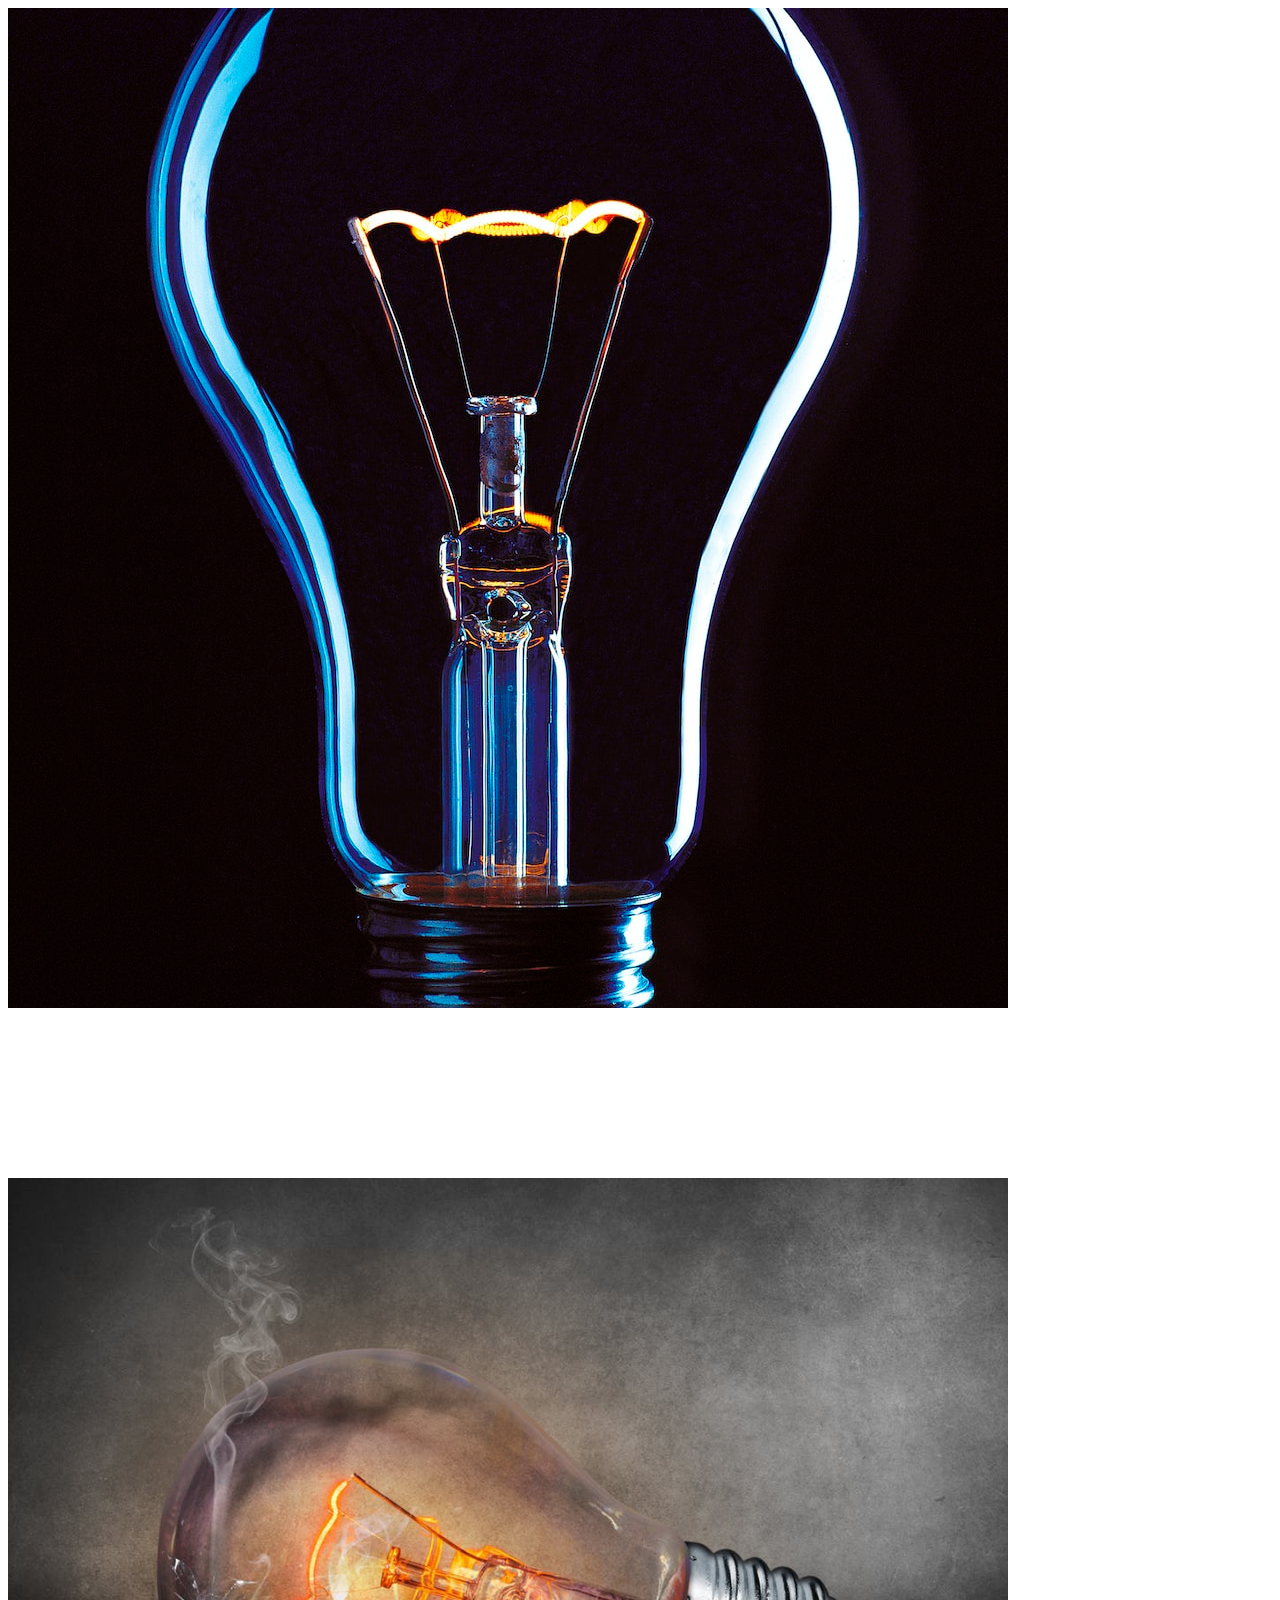
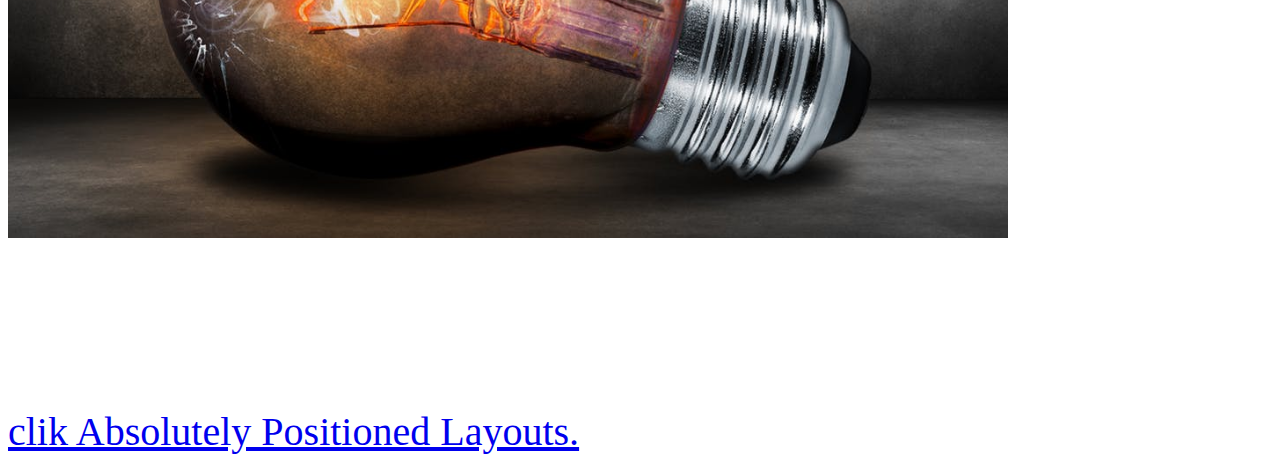
<file: index.html>
<!DOCTYPE html>
<html lang="en">

<head>
    <meta charset="UTF-8">
    <meta http-equiv="X-UA-Compatible" content="IE=edge">
    <meta name="viewport" content="width=device-width, initial-scale=1.0">
    <title>backgroundimage</title>
    <link rel="stylesheet" href="index.css">
</head>

<body>
    <div class="background-1 box"></div>
    <div class="background-2 box"></div>
    <a target="_blank" href="./Absolutely Positioned Layouts/index1.html">clik Absolutely Positioned Layouts.</a>
</body>

</html>
</file>
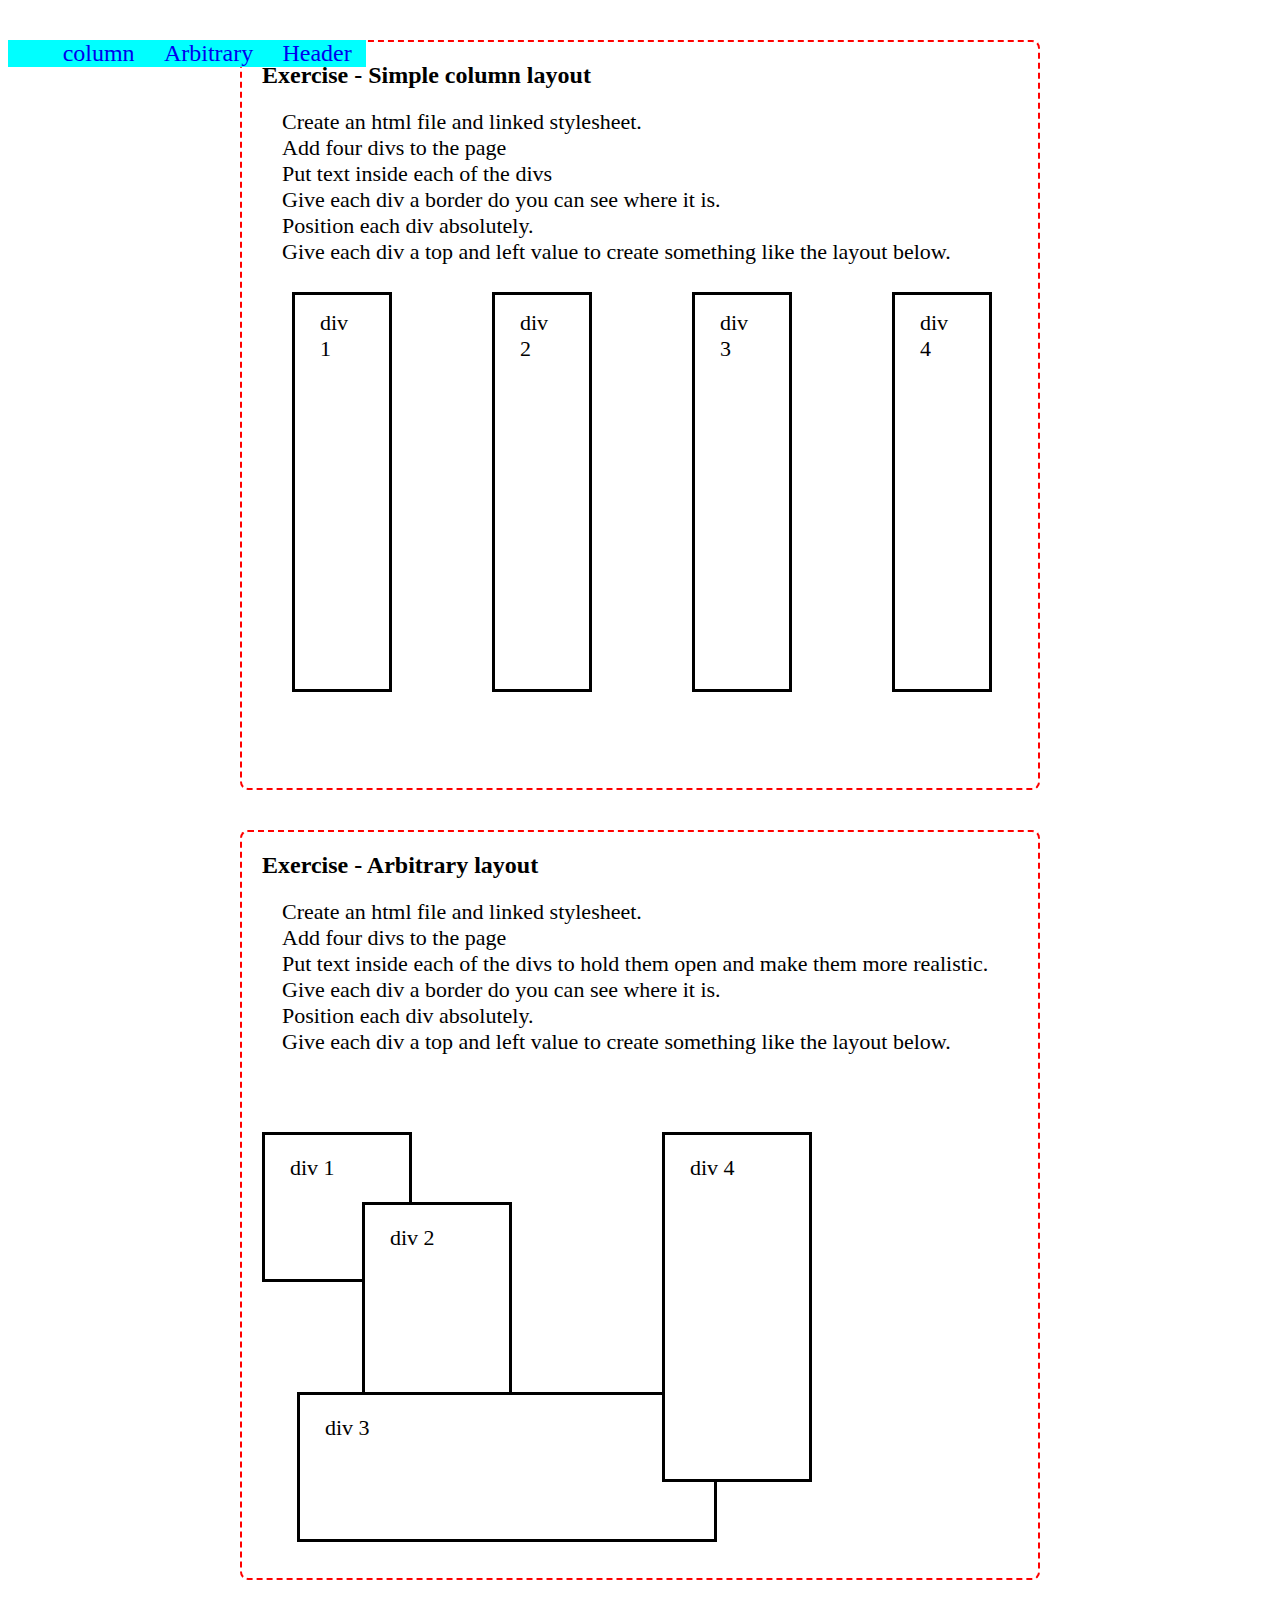
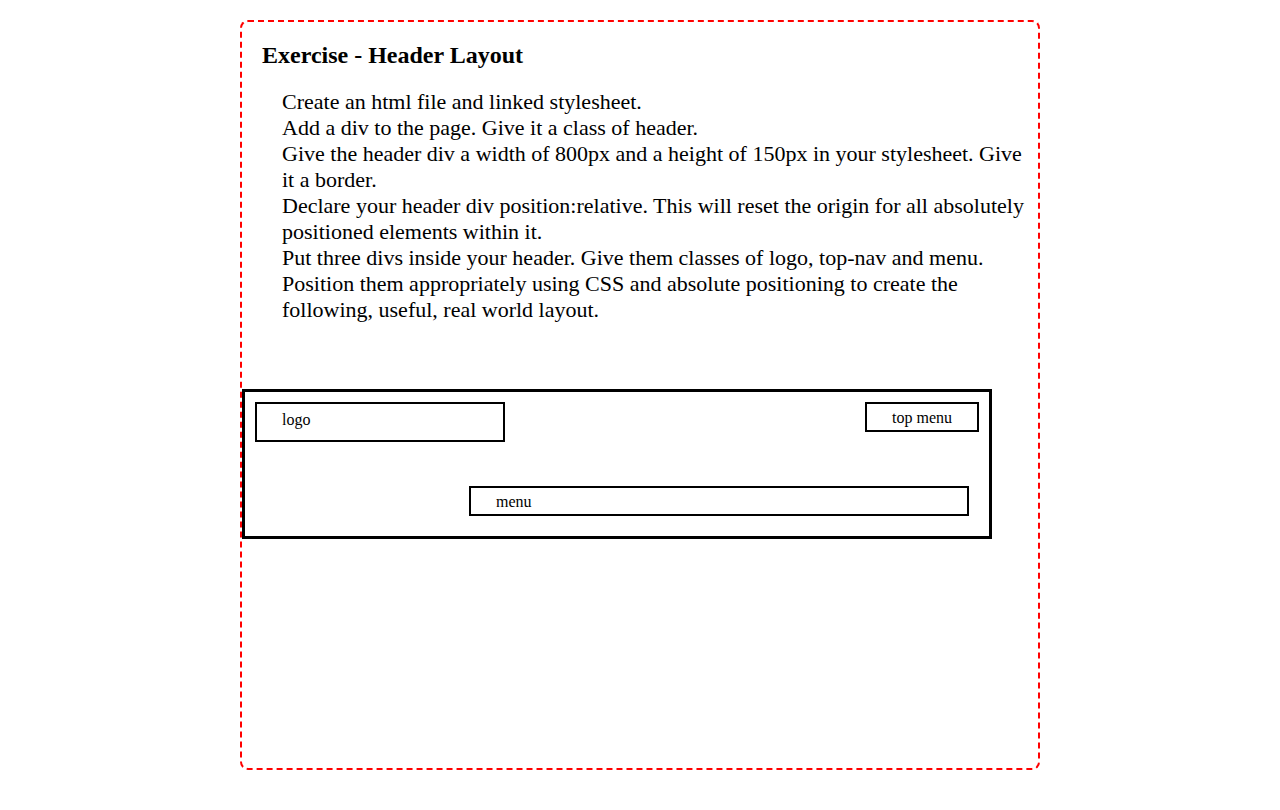
<file: Absolutely Positioned Layouts/index.html>
<!DOCTYPE html>
<html lang="en">

<head>
    <meta charset="UTF-8">
    <meta http-equiv="X-UA-Compatible" content="IE=edge">
    <meta name="viewport" content="width=device-width, initial-scale=1.0">
    <title>Absolutely Positioned Layouts</title>
    <link rel="stylesheet" href="index.css">
</head>

<body>
    <header>
        <nav>
            <ul>
                <li class="ulLI">
                    <a href="#column">column</a>
                </li>
                <li class="ulLI">
                    <a href="#Arbitrary">Arbitrary</a>
                </li>
                <li class="ulLI">
                    <a href="#header">Header
                    </a>
                </li>
            </ul>
        </nav>
    </header>
    <div id="column" class="wraper">
        <h2 class="title">Exercise - Simple column layout</h2>
        <ol>
            <li class="olLi">Create an html file and linked stylesheet.
            </li>
            <li class="olLi">Add four divs to the page
            </li>
            <li class="olLi">Put text inside each of the divs
            </li>
            <li class="olLi">Give each div a border do you can see where it is.
            </li>
            <li class="olLi">Position each div absolutely.
            </li>
            <li class="olLi">Give each div a top and left value to create something like the layout below.
            </li>
        </ol>
        <div class="box1 box">div 1</div>
        <div class="box2 box">div 2</div>
        <div class="box3 box">div 3</div>
        <div class="box4 box">div 4</div>
    </div>
    <div id="Arbitrary" class="wraper">
        <h2 class="title">Exercise - Arbitrary layout
        </h2>
        <ol>
            <li class="olLi">Create an html file and linked stylesheet.
            </li>
            <li class="olLi">Add four divs to the page
            </li>
            <li class="olLi">Put text inside each of the divs to hold them open and make them more realistic.
            </li>
            <li class="olLi">Give each div a border do you can see where it is.
            </li>
            <li class="olLi">Position each div absolutely.
            </li>
            <li class="olLi">Give each div a top and left value to create something like the layout below.
            </li>
        </ol>
        <div class="box5 boxTwo">div 1</div>
        <div class="box6 boxTwo">div 2</div>
        <div class="box7 boxTwo">div 3</div>
        <div class="box8 boxTwo">div 4</div>
    </div>
    <div id="header" class="wraper">
        <h2 class="title">Exercise - Header Layout

        </h2>
        <ol>
            <li class="olLi">Create an html file and linked stylesheet.
            </li>
            <li class="olLi">Add a div to the page. Give it a class of header.
            </li>
            <li class="olLi">Give the header div a width of 800px and a height of 150px in your stylesheet. Give it a border.
            </li>
            <li class="olLi">Declare your header div position:relative. This will reset the origin for all absolutely positioned elements within it.
            </li>
            <li class="olLi">Put three divs inside your header. Give them classes of logo, top-nav and menu.
            </li>
            <li class="olLi">Position them appropriately using CSS and absolute positioning to create the following, useful, real world layout.
            </li>
        </ol>
        <div class="header">
            <div class="nav-top">logo</div>
            <div class="top-menu">top menu</div>
            <div class="menu">menu</div>

        </div>

    </div>
</body>

</html>
</file>
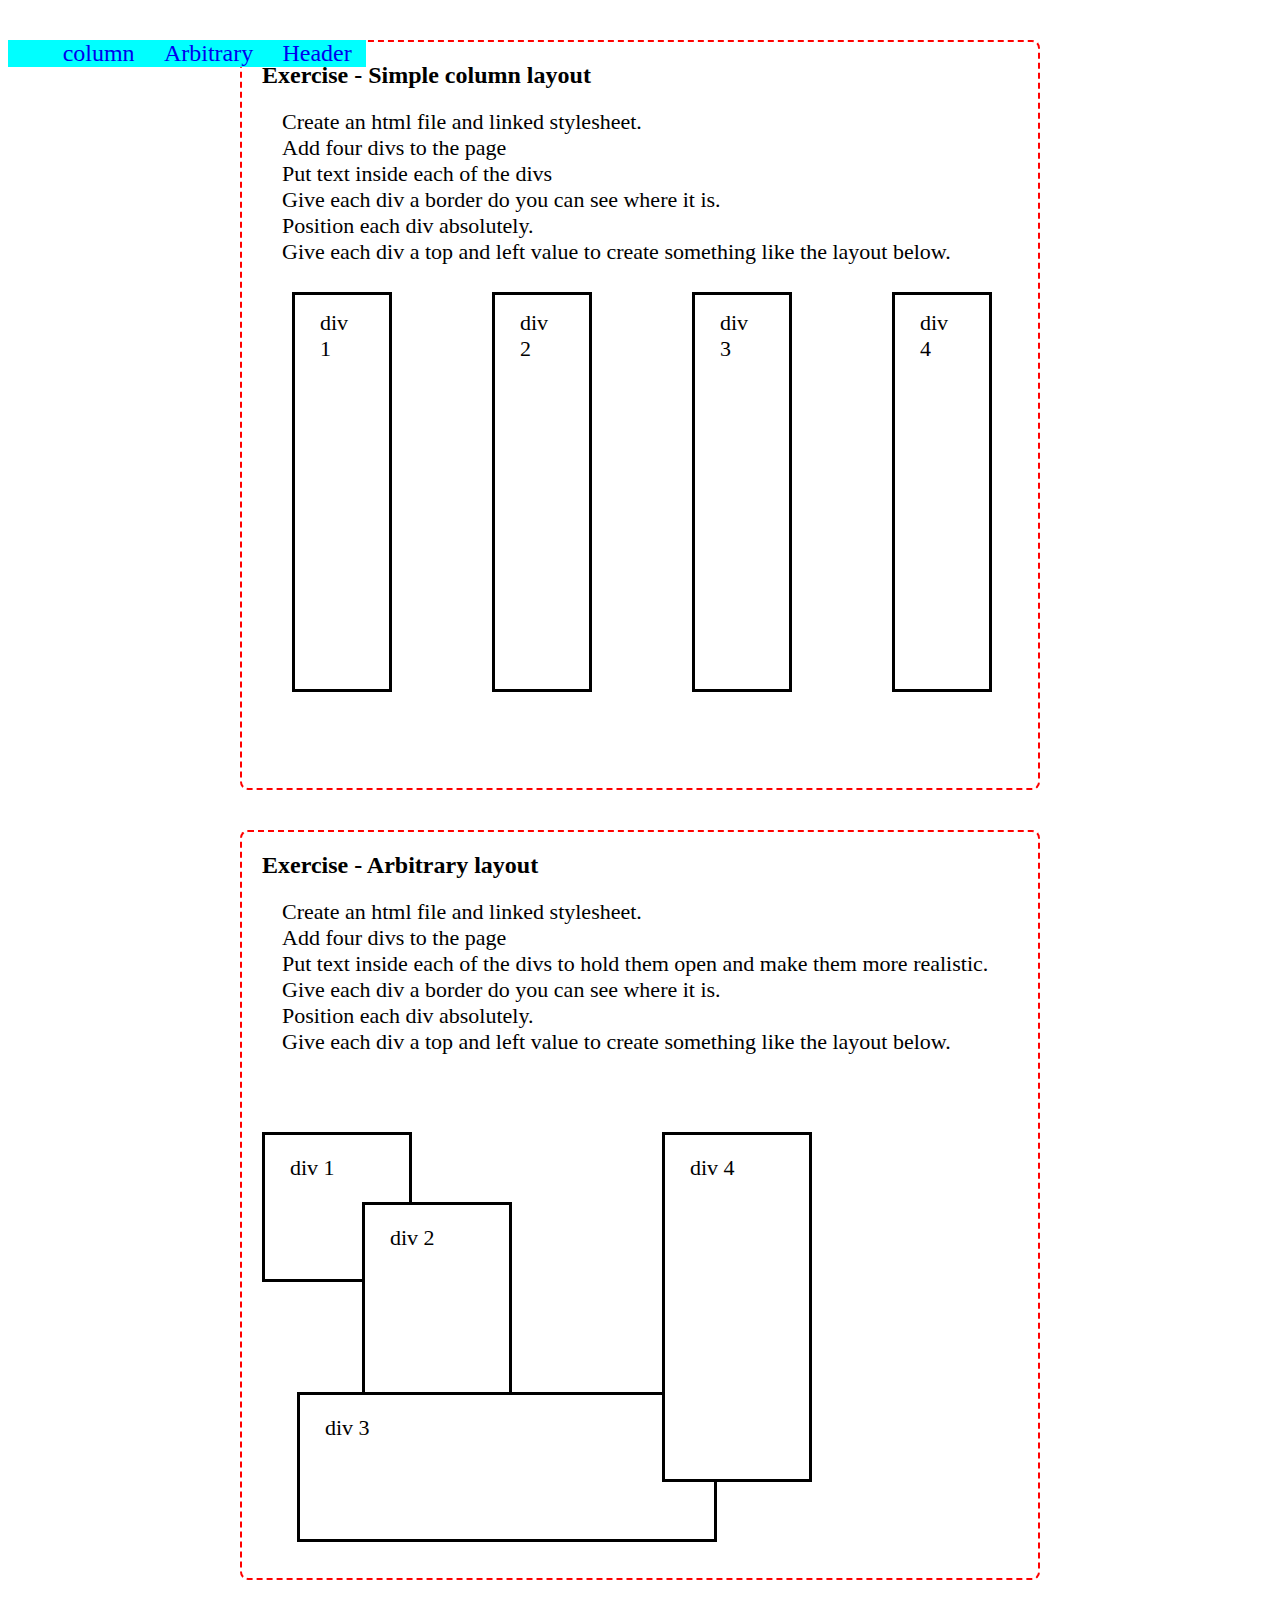
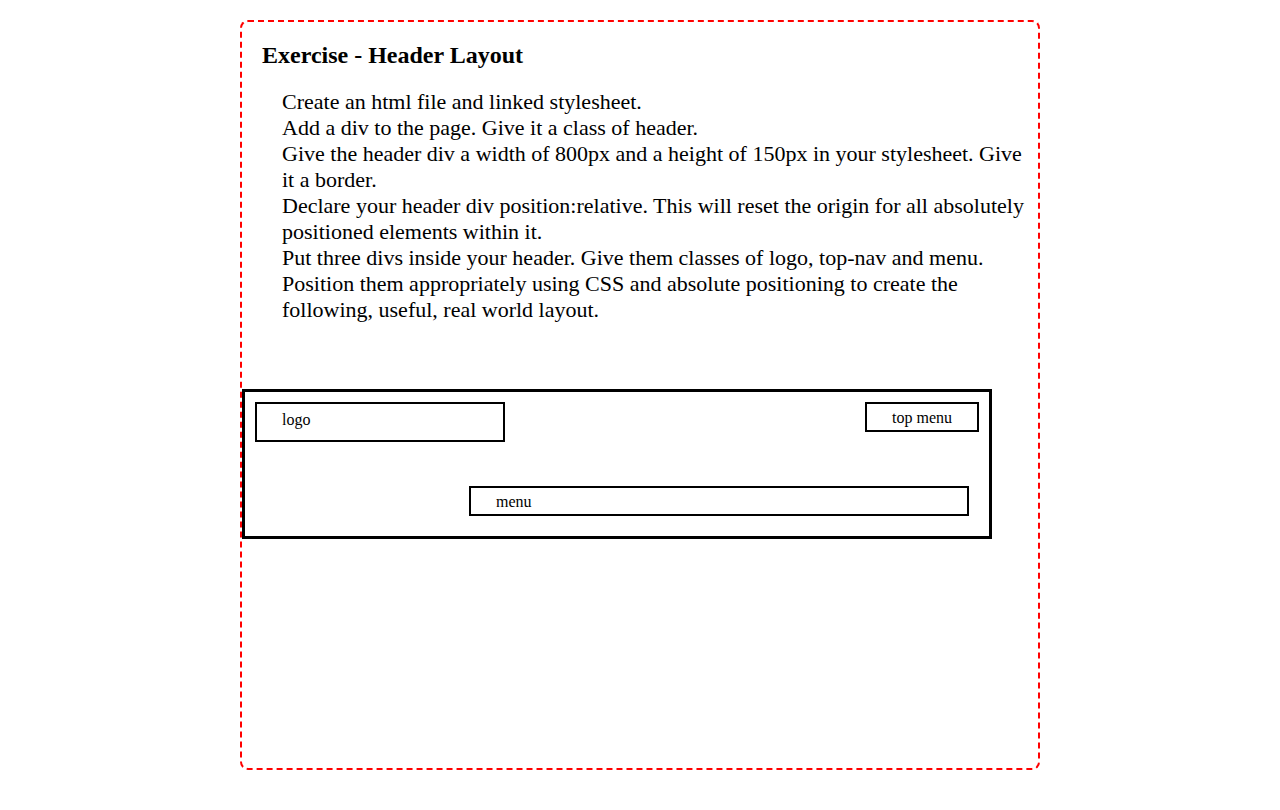
<file: Absolutely Positioned Layouts/index1.html>
<!DOCTYPE html>
<html lang="en">

<head>
    <meta charset="UTF-8">
    <meta http-equiv="X-UA-Compatible" content="IE=edge">
    <meta name="viewport" content="width=device-width, initial-scale=1.0">
    <title>Absolutely Positioned Layouts</title>
    <link rel="stylesheet" href="index1.css">
</head>

<body>
    <header>
        <nav>
            <ul>
                <li class="ulLI">
                    <a href="#column">column</a>
                </li>
                <li class="ulLI">
                    <a href="#Arbitrary">Arbitrary</a>
                </li>
                <li class="ulLI">
                    <a href="#header">Header
                    </a>
                </li>
            </ul>
        </nav>
    </header>
    <div id="column" class="wraper">
        <h2 class="title">Exercise - Simple column layout</h2>
        <ol>
            <li class="olLi">Create an html file and linked stylesheet.
            </li>
            <li class="olLi">Add four divs to the page
            </li>
            <li class="olLi">Put text inside each of the divs
            </li>
            <li class="olLi">Give each div a border do you can see where it is.
            </li>
            <li class="olLi">Position each div absolutely.
            </li>
            <li class="olLi">Give each div a top and left value to create something like the layout below.
            </li>
        </ol>
        <div class="box1 box">div 1</div>
        <div class="box2 box">div 2</div>
        <div class="box3 box">div 3</div>
        <div class="box4 box">div 4</div>
    </div>
    <div id="Arbitrary" class="wraper">
        <h2 class="title">Exercise - Arbitrary layout
        </h2>
        <ol>
            <li class="olLi">Create an html file and linked stylesheet.
            </li>
            <li class="olLi">Add four divs to the page
            </li>
            <li class="olLi">Put text inside each of the divs to hold them open and make them more realistic.
            </li>
            <li class="olLi">Give each div a border do you can see where it is.
            </li>
            <li class="olLi">Position each div absolutely.
            </li>
            <li class="olLi">Give each div a top and left value to create something like the layout below.
            </li>
        </ol>
        <div class="box5 boxTwo">div 1</div>
        <div class="box6 boxTwo">div 2</div>
        <div class="box7 boxTwo">div 3</div>
        <div class="box8 boxTwo">div 4</div>
    </div>
    <div id="header" class="wraper">
        <h2 class="title">Exercise - Header Layout

        </h2>
        <ol>
            <li class="olLi">Create an html file and linked stylesheet.
            </li>
            <li class="olLi">Add a div to the page. Give it a class of header.
            </li>
            <li class="olLi">Give the header div a width of 800px and a height of 150px in your stylesheet. Give it a border.
            </li>
            <li class="olLi">Declare your header div position:relative. This will reset the origin for all absolutely positioned elements within it.
            </li>
            <li class="olLi">Put three divs inside your header. Give them classes of logo, top-nav and menu.
            </li>
            <li class="olLi">Position them appropriately using CSS and absolute positioning to create the following, useful, real world layout.
            </li>
        </ol>
        <div class="header">
            <div class="nav-top">logo</div>
            <div class="top-menu">top menu</div>
            <div class="menu">menu</div>

        </div>

    </div>
</body>

</html>
</file>
<file: index.css>
.box {
    width: 1000px;
    height: 1000px;
}

.background-1 {
    background: url(./light.jpg) center;
}

.background-2 {
    background: url(./light-bulb.jpeg) no-repeat center;
    background-size: contain;
}

a {
    font-size: 40px;
}
</file>
<file: Absolutely Positioned Layouts/index.css>
* {
    box-sizing: border-box;
    text-decoration: none;
    list-style: none;
}

.wraper {
    width: 800px;
    height: 750px;
    border: 2px dashed red;
    margin: 40px auto;
    border-radius: 8px;
    position: relative;
}

ul {
    display: flex;
    justify-content: space-around;
    width: 28%;
    margin: 0 auto;
    background-color: aqua;
    position: fixed;
    z-index: 5;
}

.ulLI {
    font-size: 24px;
}

.title {
    margin-left: 20px;
}

.olLi {
    font-size: 22px;
}

.box {
    width: 100px;
    height: 400px;
    padding: 15px 25px;
    font-size: 22px;
    border: 3px solid black;
    position: absolute;
    top: 250px;
}

.box1 {
    left: 50px;
}

.box2 {
    left: 250px;
}

.box3 {
    left: 450px;
}

.box4 {
    left: 650px;
}

.boxTwo {
    border: 3px solid black;
    font-size: 22px;
    position: absolute;
    background-color: white;
    padding: 20px 25px;
}

.box5 {
    width: 150px;
    height: 150px;
    top: 300px;
    left: 20px;
}

.box6 {
    height: 200px;
    width: 150px;
    top: 370px;
    left: 120px;
}

.box7 {
    width: 420px;
    height: 150px;
    top: 560px;
    left: 55px;
}

.box8 {
    width: 150px;
    height: 350px;
    top: 300px;
    left: 420px;
}

.header {
    width: 750px;
    height: 150px;
    position: absolute;
    border: 3px solid black;
    margin-top: 50px;
}

.nav-top {
    width: 250px;
    height: 40px;
    border: 2px solid black;
    padding: 7px 25px;
    position: absolute;
    top: 10px;
    left: 10px;
}

.top-menu {
    widows: 200px;
    height: 30px;
    border: 2px solid black;
    padding: 5px 25px;
    position: absolute;
    top: 10px;
    right: 10px;
}

.menu {
    width: 500px;
    height: 30px;
    border: 2px solid black;
    padding: 5px 25px;
    position: absolute;
    bottom: 20px;
    right: 20px;
}
</file>
<file: Absolutely Positioned Layouts/index1.css>
* {
    box-sizing: border-box;
    text-decoration: none;
    list-style: none;
}

.wraper {
    width: 800px;
    height: 750px;
    border: 2px dashed red;
    margin: 40px auto;
    border-radius: 8px;
    position: relative;
}

ul {
    display: flex;
    justify-content: space-around;
    width: 28%;
    margin: 0 auto;
    background-color: aqua;
    position: fixed;
    z-index: 5;
}

.ulLI {
    font-size: 24px;
}

.title {
    margin-left: 20px;
}

.olLi {
    font-size: 22px;
}

.box {
    width: 100px;
    height: 400px;
    padding: 15px 25px;
    font-size: 22px;
    border: 3px solid black;
    position: absolute;
    top: 250px;
}

.box1 {
    left: 50px;
}

.box2 {
    left: 250px;
}

.box3 {
    left: 450px;
}

.box4 {
    left: 650px;
}

.boxTwo {
    border: 3px solid black;
    font-size: 22px;
    position: absolute;
    background-color: white;
    padding: 20px 25px;
}

.box5 {
    width: 150px;
    height: 150px;
    top: 300px;
    left: 20px;
}

.box6 {
    height: 200px;
    width: 150px;
    top: 370px;
    left: 120px;
}

.box7 {
    width: 420px;
    height: 150px;
    top: 560px;
    left: 55px;
}

.box8 {
    width: 150px;
    height: 350px;
    top: 300px;
    left: 420px;
}

.header {
    width: 750px;
    height: 150px;
    position: absolute;
    border: 3px solid black;
    margin-top: 50px;
}

.nav-top {
    width: 250px;
    height: 40px;
    border: 2px solid black;
    padding: 7px 25px;
    position: absolute;
    top: 10px;
    left: 10px;
}

.top-menu {
    widows: 200px;
    height: 30px;
    border: 2px solid black;
    padding: 5px 25px;
    position: absolute;
    top: 10px;
    right: 10px;
}

.menu {
    width: 500px;
    height: 30px;
    border: 2px solid black;
    padding: 5px 25px;
    position: absolute;
    bottom: 20px;
    right: 20px;
}
</file>
